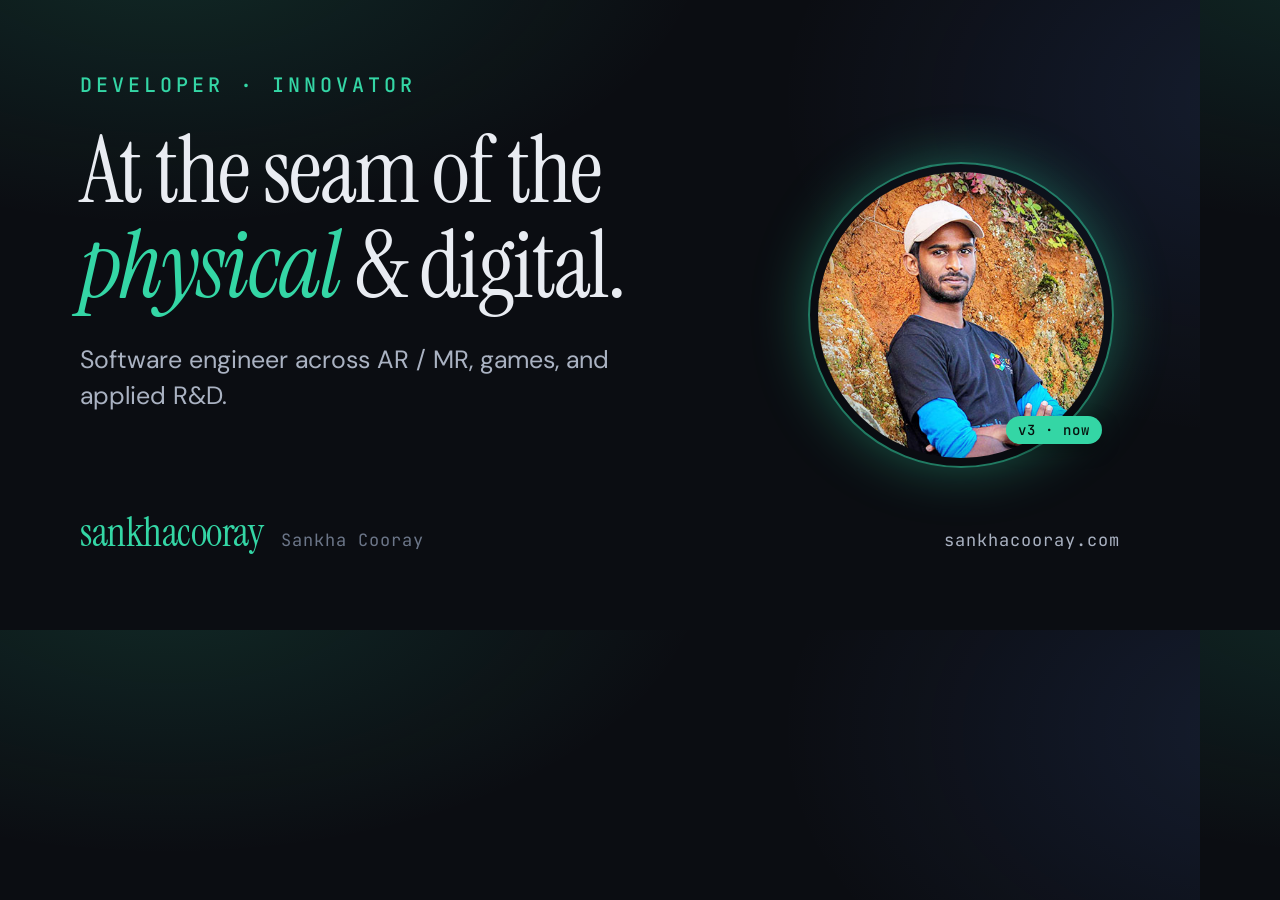
<file: assets/og-card.html>
<!DOCTYPE html>
<html lang="en">
<head>
<meta charset="UTF-8">
<link href="https://fonts.googleapis.com/css2?family=Instrument+Serif:ital@0;1&family=DM+Sans:wght@300;400;500&family=JetBrains+Mono:wght@500&display=swap" rel="stylesheet">
<style>
  * { margin:0; padding:0; box-sizing:border-box; }
  html, body { width:1200px; height:630px; }
  body {
    font-family:'DM Sans',sans-serif; background:#0b0d12; color:#e9ecf2;
    background-image:
      radial-gradient(900px 480px at 14% -10%, rgba(52,214,165,0.14), transparent 60%),
      radial-gradient(820px 560px at 106% 16%, rgba(91,140,255,0.12), transparent 60%);
    padding:72px 80px; display:flex; flex-direction:column; justify-content:space-between;
    position:relative; overflow:hidden;
  }
  .eyebrow { font-family:'JetBrains Mono',monospace; font-size:20px; font-weight:500; color:#34d6a5; text-transform:uppercase; letter-spacing:4px; }
  h1 { font-family:'Instrument Serif',serif; font-weight:400; font-size:92px; line-height:1.03; letter-spacing:-2px; margin-top:26px; }
  h1 em { color:#34d6a5; font-style:italic; }
  .lede { font-size:25px; color:#aab2c2; max-width:600px; margin-top:28px; line-height:1.45; }
  .foot { display:flex; align-items:baseline; gap:18px; position:relative; z-index:2; }
  .mark { font-family:'Instrument Serif',serif; font-size:40px; color:#34d6a5; letter-spacing:-0.5px; }
  .by { font-family:'JetBrains Mono',monospace; font-size:17px; color:#6c7689; letter-spacing:1px; }
  .url { margin-left:auto; font-family:'JetBrains Mono',monospace; font-size:17px; color:#aab2c2; letter-spacing:1px; }

  .avatar { position:absolute; right:96px; top:172px; width:286px; height:286px; z-index:1; }
  .avatar img { width:100%; height:100%; border-radius:50%; object-fit:cover; }
  .avatar .ring { position:absolute; inset:-10px; border-radius:50%; border:2px solid rgba(52,214,165,0.55);
    box-shadow:0 0 60px -6px rgba(52,214,165,0.45), inset 0 0 40px rgba(11,13,18,0.4); }
  .avatar .badge { position:absolute; right:2px; bottom:14px; background:#34d6a5; color:#06120d;
    font-family:'JetBrains Mono',monospace; font-size:14px; font-weight:500; letter-spacing:1px;
    padding:5px 12px; border-radius:999px; box-shadow:0 6px 18px rgba(0,0,0,0.4); }
</style>
</head>
<body>
  <div class="avatar">
    <img src="profile.jpg" alt="Sankha Cooray">
    <span class="ring"></span>
    <span class="badge">v3 · now</span>
  </div>

  <div>
    <div class="eyebrow">developer · innovator</div>
    <h1>At the seam of the<br><em>physical</em> &amp; digital.</h1>
    <div class="lede">Software engineer across AR / MR, games, and applied R&amp;D.</div>
  </div>

  <div class="foot">
    <span class="mark">sankhacooray</span>
    <span class="by">Sankha Cooray</span>
    <span class="url">sankhacooray.com</span>
  </div>
</body>
</html>
</file>
